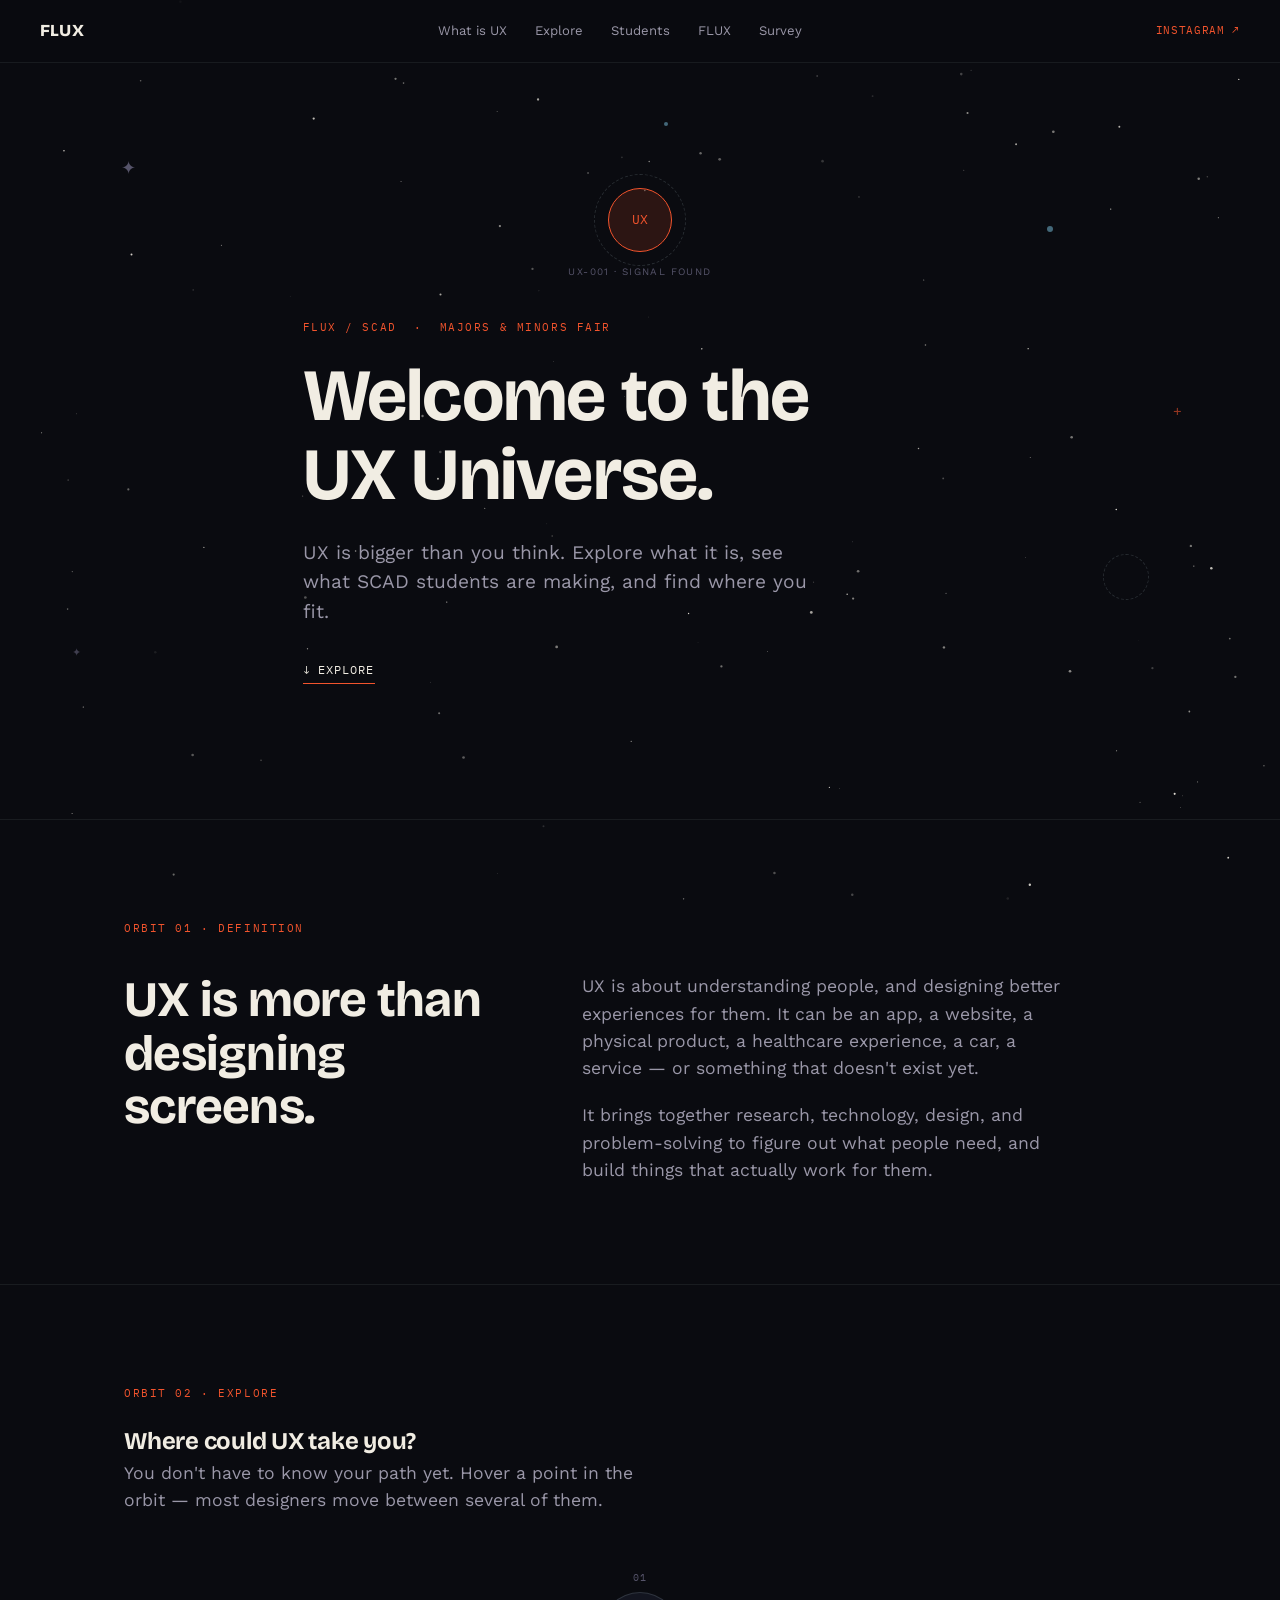
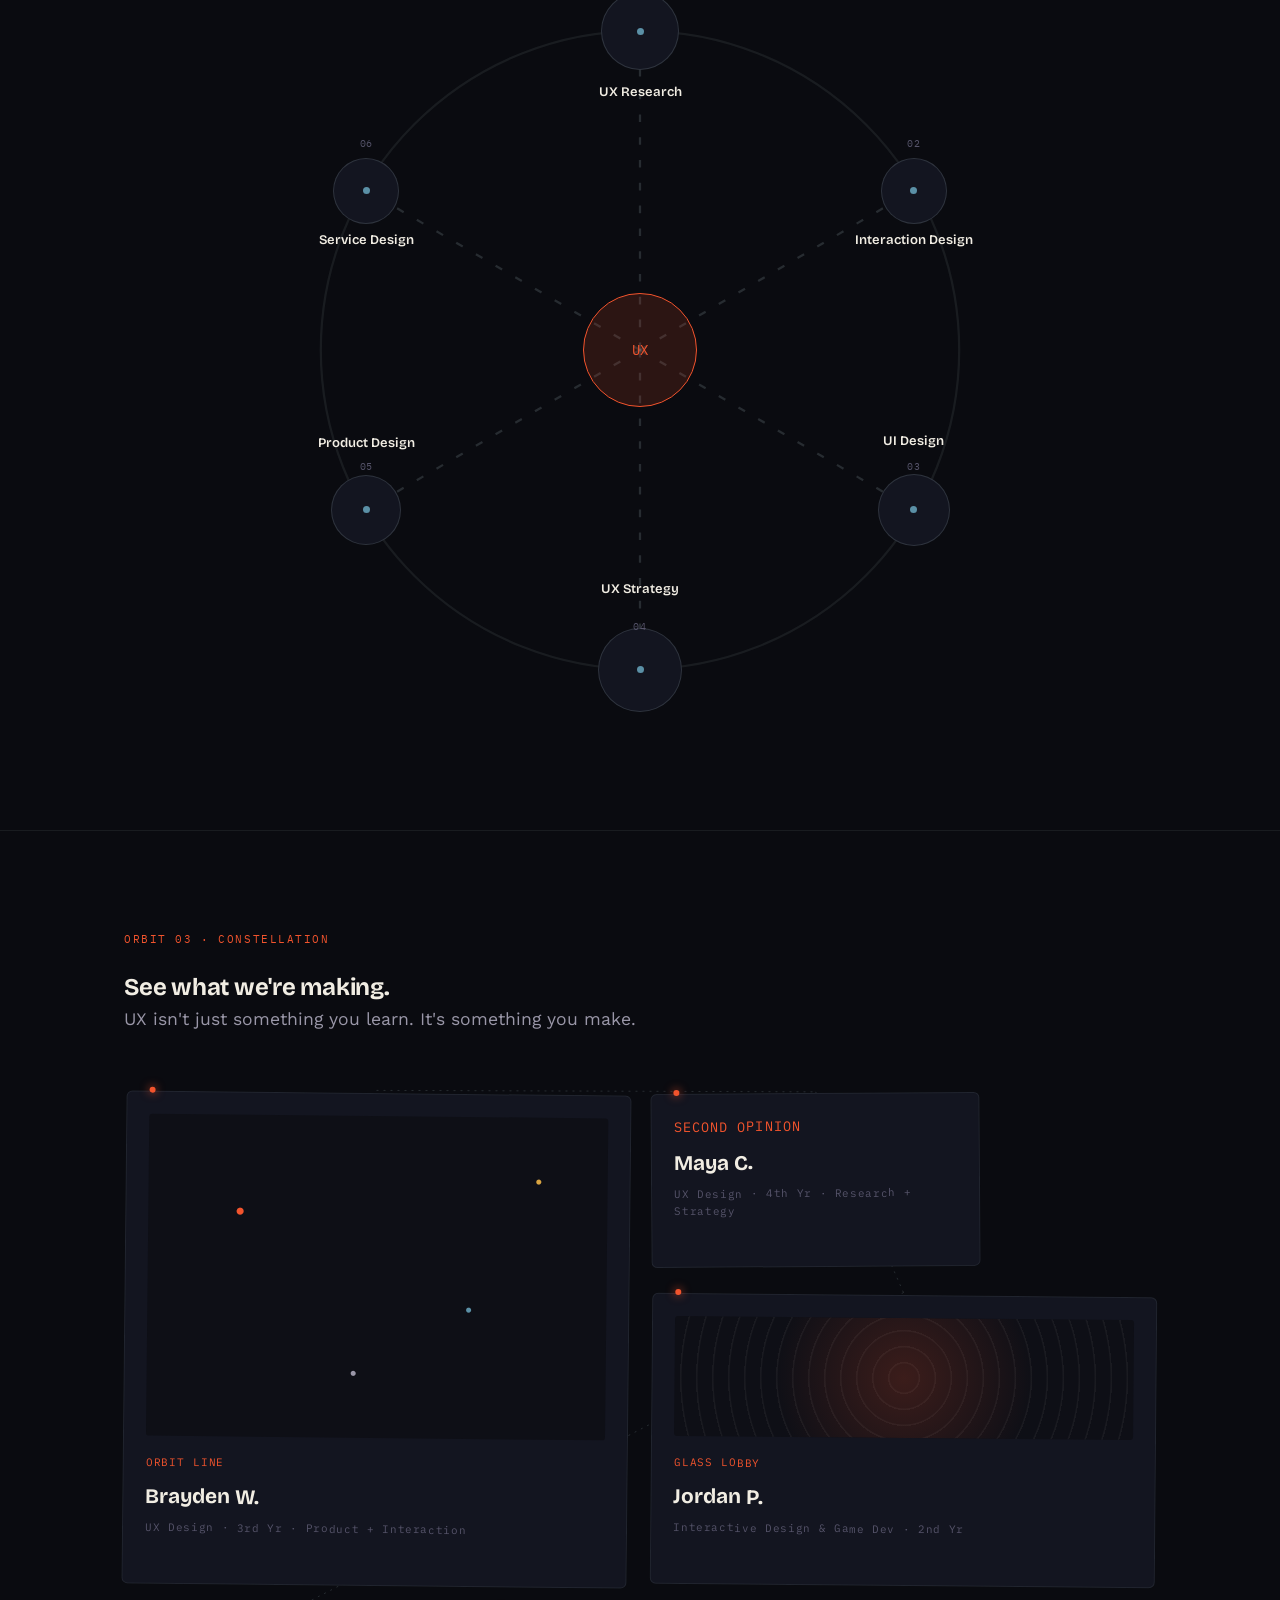
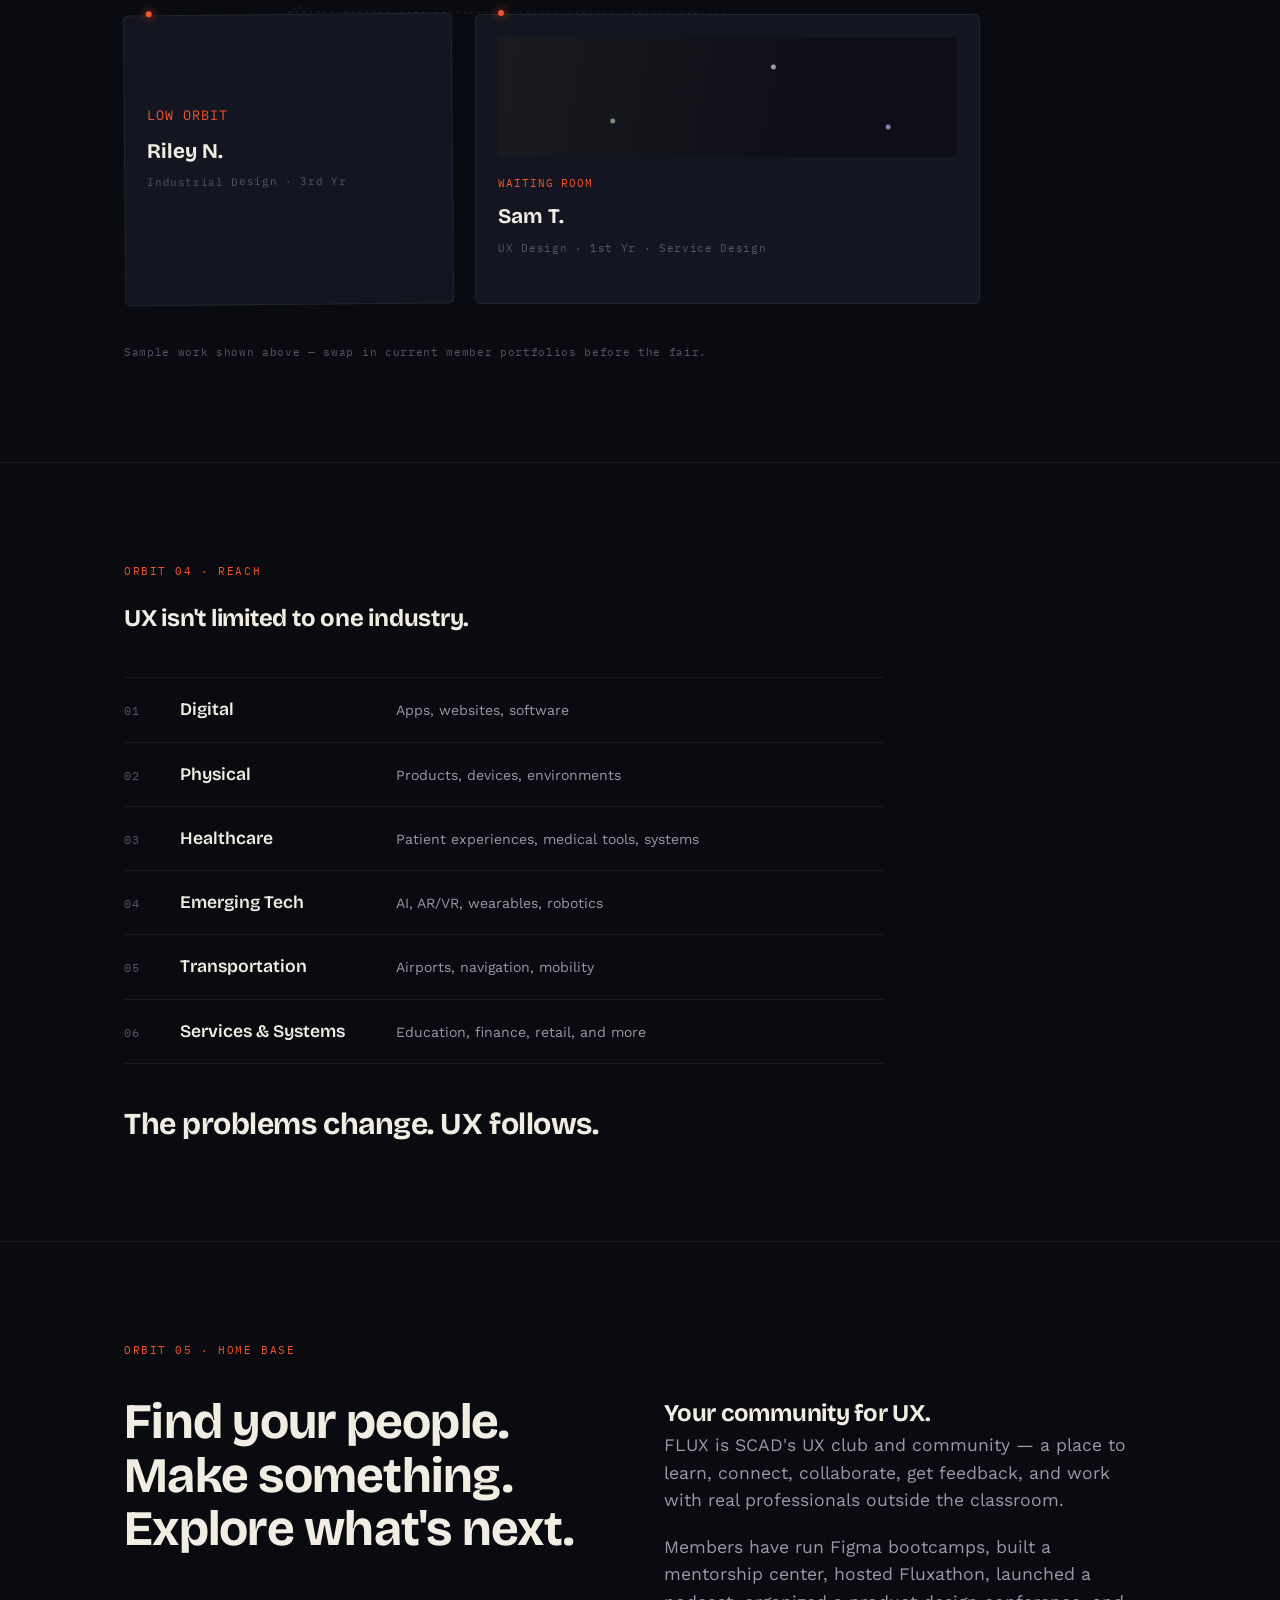
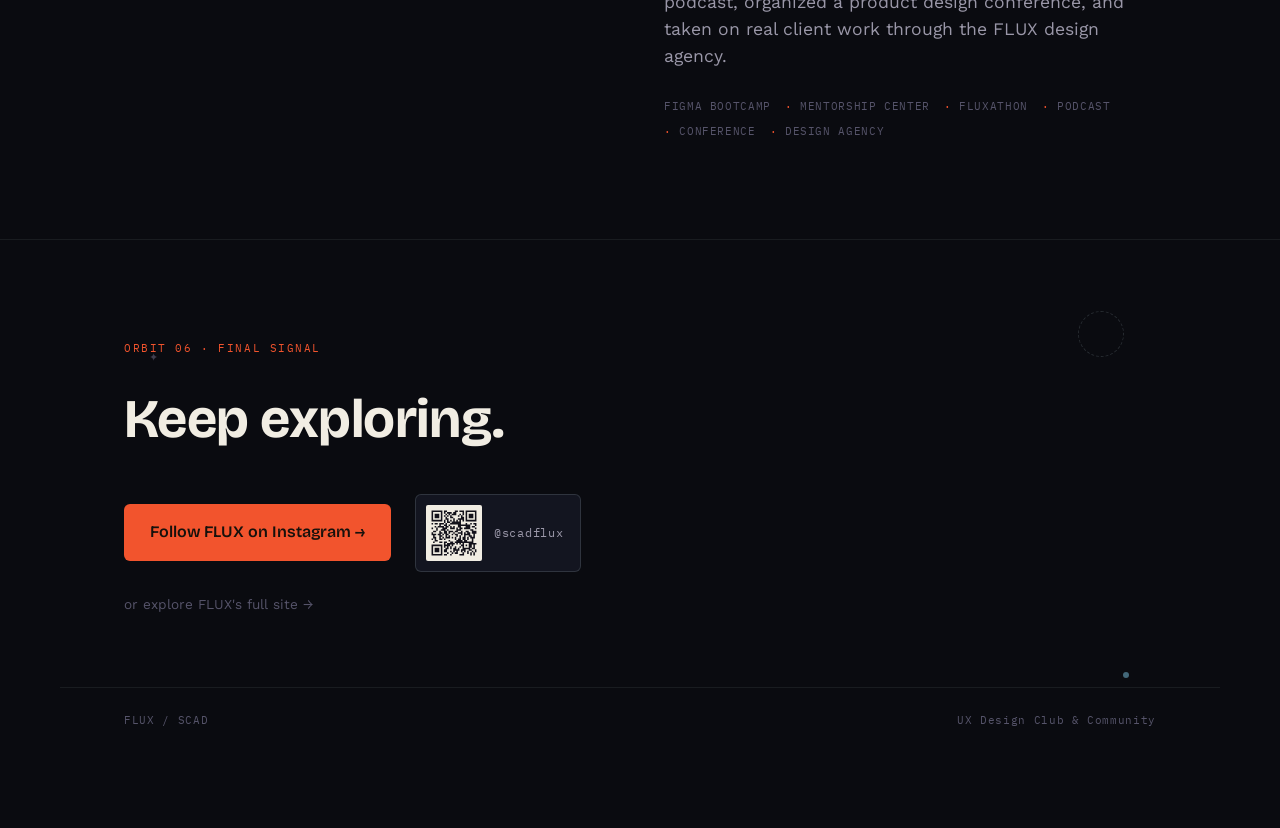
<file: index.html>
<!DOCTYPE html>
<html lang="en">
<head>
<meta charset="UTF-8" />
<meta name="viewport" content="width=device-width, initial-scale=1.0" />
<title>FLUX — The UX Universe | SCAD Majors &amp; Minors Fair</title>
<meta name="description" content="Welcome to the UX Universe. FLUX, SCAD's UX design club, invites you to explore what UX is, see what students are making, and find where you fit." />
<link rel="icon" href="data:,">
<link rel="preconnect" href="https://fonts.googleapis.com">
<link rel="preconnect" href="https://fonts.gstatic.com" crossorigin>
<link href="https://fonts.googleapis.com/css2?family=Bricolage+Grotesque:opsz,wght@12..96,400..800&family=Work+Sans:wght@400;500;600&family=IBM+Plex+Mono:wght@500&display=swap" rel="stylesheet">
<link rel="stylesheet" href="styles.css" />
</head>
<body>

<canvas id="starfield" aria-hidden="true"></canvas>

<header class="topbar">
  <a class="wordmark" href="#top">FLUX</a>
  <nav class="mainnav" aria-label="Primary">
    <a href="#what-is-ux">What is UX</a>
    <a href="#orbit">Explore</a>
    <a href="#students">Students</a>
    <a href="#flux">FLUX</a>
    <a href="survey.html">Survey</a>
  </nav>
  <a class="ig-link" href="https://www.instagram.com/scadflux/" target="_blank" rel="noopener">INSTAGRAM ↗</a>
</header>

<main id="top">

  <!-- HERO -->
  <section id="hero" class="section hero">
    <div class="hero-scatter" aria-hidden="true">
      <span class="mark mark-star" style="top:14%; left:10%;">✦</span>
      <span class="mark mark-dot" style="top:22%; left:82%;"></span>
      <span class="mark mark-ring" style="top:68%; left:88%;"></span>
      <span class="mark mark-star mark-small" style="top:78%; left:6%;">✦</span>
      <span class="mark mark-dot mark-small" style="top:8%; left:52%;"></span>
      <span class="mark mark-plus" style="top:46%; left:92%;">+</span>
    </div>

    <div class="hub" aria-hidden="true">
      <span class="hub-ring"></span>
      <span class="hub-core">UX</span>
    </div>
    <p class="coord" aria-hidden="true">UX-001 · SIGNAL FOUND</p>

    <div class="hero-copy">
      <p class="eyebrow mono">FLUX / SCAD &nbsp;·&nbsp; MAJORS &amp; MINORS FAIR</p>
      <h1>Welcome to the UX Universe.</h1>
      <p class="hero-sub">UX is bigger than you think. Explore what it is, see what SCAD students are making, and find where you fit.</p>
      <a href="#what-is-ux" class="explore-link" data-scroll>↓ EXPLORE</a>
    </div>
  </section>

  <!-- WHAT IS UX -->
  <section id="what-is-ux" class="section what-is-ux">
    <div class="section-inner">
      <p class="eyebrow mono" data-reveal>ORBIT 01 · DEFINITION</p>
      <div class="asym-grid">
        <p class="statement" data-reveal>UX is more than<br>designing screens.</p>
        <div class="asym-side">
          <p class="lede" data-reveal>UX is about understanding people, and designing better experiences for them. It can be an app, a website, a physical product, a healthcare experience, a car, a service — or something that doesn't exist yet.</p>
          <p class="lede lede-offset" data-reveal>It brings together research, technology, design, and problem-solving to figure out what people need, and build things that actually work for them.</p>
        </div>
      </div>
    </div>
  </section>

  <!-- FIND YOUR ORBIT -->
  <section id="orbit" class="section find-orbit">
    <div class="section-inner">
      <p class="eyebrow mono" data-reveal>ORBIT 02 · EXPLORE</p>
      <h2 data-reveal>Where could UX take you?</h2>
      <p class="lede lede-narrow" data-reveal>You don't have to know your path yet. Hover a point in the orbit — most designers move between several of them.</p>
    </div>

    <div class="orbit-system">
      <svg class="orbit-lines-svg" viewBox="0 0 100 100" preserveAspectRatio="none" aria-hidden="true">
        <circle cx="50" cy="50" r="42" class="orbit-ring-path" />
        <line x1="50" y1="50" x2="50" y2="8" />
        <line x1="50" y1="50" x2="86" y2="29" />
        <line x1="50" y1="50" x2="86" y2="71" />
        <line x1="50" y1="50" x2="50" y2="92" />
        <line x1="50" y1="50" x2="14" y2="71" />
        <line x1="50" y1="50" x2="14" y2="29" />
      </svg>

      <div class="orbit-hub">
        <span>UX</span>
      </div>

      <button class="node" data-flip="down" style="top:8%; left:50%; --size:78px;">
        <span class="node-dot"></span>
        <span class="node-tag mono">01</span>
        <span class="node-name">UX Research</span>
        <span class="node-info">Understand people, behaviors, needs, and problems.</span>
      </button>

      <button class="node" data-flip="down" style="top:29%; left:86%; --size:66px;">
        <span class="node-dot"></span>
        <span class="node-tag mono">02</span>
        <span class="node-name">Interaction Design</span>
        <span class="node-info">Design how people interact with products and experiences.</span>
      </button>

      <button class="node" data-flip="up" style="top:71%; left:86%; --size:72px;">
        <span class="node-dot"></span>
        <span class="node-tag mono">03</span>
        <span class="node-name">UI Design</span>
        <span class="node-info">Design digital interfaces and visual systems.</span>
      </button>

      <button class="node" data-flip="up" style="top:92%; left:50%; --size:84px;">
        <span class="node-dot"></span>
        <span class="node-tag mono">04</span>
        <span class="node-name">UX Strategy</span>
        <span class="node-info">Figure out what should be designed, and why.</span>
      </button>

      <button class="node" data-flip="up" style="top:71%; left:14%; --size:70px;">
        <span class="node-dot"></span>
        <span class="node-tag mono">05</span>
        <span class="node-name">Product Design</span>
        <span class="node-info">Bring research, interaction, visual design, and strategy together.</span>
      </button>

      <button class="node" data-flip="down" style="top:29%; left:14%; --size:66px;">
        <span class="node-dot"></span>
        <span class="node-tag mono">06</span>
        <span class="node-name">Service Design</span>
        <span class="node-info">Look at the entire experience, not just one screen.</span>
      </button>
    </div>

    <ul class="mobile-orbit-list section-inner">
      <li><span class="mono">01</span><div><strong>UX Research</strong><span class="desc">Understand people, behaviors, needs, and problems.</span></div></li>
      <li><span class="mono">02</span><div><strong>Interaction Design</strong><span class="desc">Design how people interact with products and experiences.</span></div></li>
      <li><span class="mono">03</span><div><strong>UI Design</strong><span class="desc">Design digital interfaces and visual systems.</span></div></li>
      <li><span class="mono">04</span><div><strong>UX Strategy</strong><span class="desc">Figure out what should be designed, and why.</span></div></li>
      <li><span class="mono">05</span><div><strong>Product Design</strong><span class="desc">Bring research, interaction, visual design, and strategy together.</span></div></li>
      <li><span class="mono">06</span><div><strong>Service Design</strong><span class="desc">Look at the entire experience, not just one screen.</span></div></li>
    </ul>
  </section>

  <!-- MEET SCAD UX STUDENTS -->
  <section id="students" class="section students">
    <div class="section-inner">
      <p class="eyebrow mono" data-reveal>ORBIT 03 · CONSTELLATION</p>
      <h2 data-reveal>See what we're making.</h2>
      <p class="lede lede-narrow" data-reveal>UX isn't just something you learn. It's something you make.</p>
    </div>

    <div class="constellation" id="constellation">
      <svg class="constellation-lines" aria-hidden="true"></svg>

      <article class="star-card size-lg" data-star>
        <div class="star-card-visual" data-pattern="1" aria-hidden="true"></div>
        <div class="star-card-body">
          <p class="star-project">ORBIT LINE</p>
          <p class="star-name">Brayden W.</p>
          <p class="star-meta mono">UX Design · 3rd Yr · Product + Interaction</p>
          <p class="star-desc">A wayfinding app that turns SCAD's campus into a constellation students can navigate by feel, not just by map.</p>
          <a href="https://scadflux.com/" class="star-link" target="_blank" rel="noopener">View portfolio →</a>
        </div>
      </article>

      <article class="star-card size-sm type-heavy" data-star>
        <div class="star-card-body">
          <p class="star-project">SECOND OPINION</p>
          <p class="star-name">Maya C.</p>
          <p class="star-meta mono">UX Design · 4th Yr · Research + Strategy</p>
          <p class="star-desc">Helping first-gen students find mentors before they realize they need one.</p>
          <a href="https://scadflux.com/" class="star-link" target="_blank" rel="noopener">View portfolio →</a>
        </div>
      </article>

      <article class="star-card size-md" data-star>
        <div class="star-card-visual" data-pattern="3" aria-hidden="true"></div>
        <div class="star-card-body">
          <p class="star-project">GLASS LOBBY</p>
          <p class="star-name">Jordan P.</p>
          <p class="star-meta mono">Interactive Design &amp; Game Dev · 2nd Yr</p>
          <p class="star-desc">An AR interface for museum lobbies that reacts to how close visitors stand to the art.</p>
          <a href="https://scadflux.com/" class="star-link" target="_blank" rel="noopener">View portfolio →</a>
        </div>
      </article>

      <article class="star-card size-sm type-heavy" data-star>
        <div class="star-card-body">
          <p class="star-project">LOW ORBIT</p>
          <p class="star-name">Riley N.</p>
          <p class="star-meta mono">Industrial Design · 3rd Yr</p>
          <p class="star-desc">A dorm kit redesigned around how students move through small spaces.</p>
          <a href="https://scadflux.com/" class="star-link" target="_blank" rel="noopener">View portfolio →</a>
        </div>
      </article>

      <article class="star-card size-md" data-star>
        <div class="star-card-visual" data-pattern="5" aria-hidden="true"></div>
        <div class="star-card-body">
          <p class="star-project">WAITING ROOM</p>
          <p class="star-name">Sam T.</p>
          <p class="star-meta mono">UX Design · 1st Yr · Service Design</p>
          <p class="star-desc">Redesigning student health services from the first call to the follow-up.</p>
          <a href="https://scadflux.com/" class="star-link" target="_blank" rel="noopener">View portfolio →</a>
        </div>
      </article>
    </div>
    <p class="students-note mono">Sample work shown above — swap in current member portfolios before the fair.</p>
  </section>

  <!-- UX GOES EVERYWHERE -->
  <section id="everywhere" class="section everywhere">
    <div class="section-inner">
      <p class="eyebrow mono" data-reveal>ORBIT 04 · REACH</p>
      <h2 data-reveal>UX isn't limited to one industry.</h2>

      <ul class="index-list">
        <li data-reveal><span class="mono">01</span><span class="index-name">Digital</span><span class="index-desc">Apps, websites, software</span></li>
        <li data-reveal><span class="mono">02</span><span class="index-name">Physical</span><span class="index-desc">Products, devices, environments</span></li>
        <li data-reveal><span class="mono">03</span><span class="index-name">Healthcare</span><span class="index-desc">Patient experiences, medical tools, systems</span></li>
        <li data-reveal><span class="mono">04</span><span class="index-name">Emerging Tech</span><span class="index-desc">AI, AR/VR, wearables, robotics</span></li>
        <li data-reveal><span class="mono">05</span><span class="index-name">Transportation</span><span class="index-desc">Airports, navigation, mobility</span></li>
        <li data-reveal><span class="mono">06</span><span class="index-name">Services &amp; Systems</span><span class="index-desc">Education, finance, retail, and more</span></li>
      </ul>

      <p class="statement statement-small" data-reveal>The problems change. UX follows.</p>
    </div>
  </section>

  <!-- MEET FLUX -->
  <section id="flux" class="section meet-flux">
    <div class="section-inner">
      <p class="eyebrow mono" data-reveal>ORBIT 05 · HOME BASE</p>
      <div class="asym-grid asym-grid-rev">
        <p class="statement" data-reveal>Find your people.<br>Make something.<br>Explore what's next.</p>
        <div class="asym-side">
          <h2 data-reveal>Your community for UX.</h2>
          <p class="lede" data-reveal>FLUX is SCAD's UX club and community — a place to learn, connect, collaborate, get feedback, and work with real professionals outside the classroom.</p>
          <p class="lede lede-offset" data-reveal>Members have run Figma bootcamps, built a mentorship center, hosted Fluxathon, launched a podcast, organized a product design conference, and taken on real client work through the FLUX design agency.</p>
          <div class="tag-row mono" data-reveal>
            <span>FIGMA BOOTCAMP</span><span>MENTORSHIP CENTER</span><span>FLUXATHON</span><span>PODCAST</span><span>CONFERENCE</span><span>DESIGN AGENCY</span>
          </div>
        </div>
      </div>
    </div>
  </section>

  <!-- FINAL CTA -->
  <section id="cta" class="section final-cta">
    <div class="hero-scatter" aria-hidden="true">
      <span class="mark mark-star mark-small" style="top:20%; left:12%;">✦</span>
      <span class="mark mark-dot" style="top:74%; left:88%;"></span>
      <span class="mark mark-ring" style="top:16%; left:86%;"></span>
    </div>
    <div class="section-inner cta-inner">
      <p class="eyebrow mono" data-reveal>ORBIT 06 · FINAL SIGNAL</p>
      <h2 data-reveal>Keep exploring.</h2>

      <div class="cta-row" data-reveal>
        <a href="https://www.instagram.com/scadflux/" class="btn-flare" target="_blank" rel="noopener">Follow FLUX on Instagram →</a>
        <div class="qr-chip">
          <img src="assets/qr-instagram.svg" alt="QR code linking to FLUX on Instagram" width="84" height="84" />
          <span class="mono">@scadflux</span>
        </div>
      </div>
      <a href="https://scadflux.com/" class="minor-link" target="_blank" rel="noopener">or explore FLUX's full site →</a>
    </div>

    <footer class="site-footer mono">
      <span>FLUX / SCAD</span>
      <span>UX Design Club &amp; Community</span>
    </footer>
  </section>

</main>

<script src="script.js"></script>
</body>
</html>
</file>
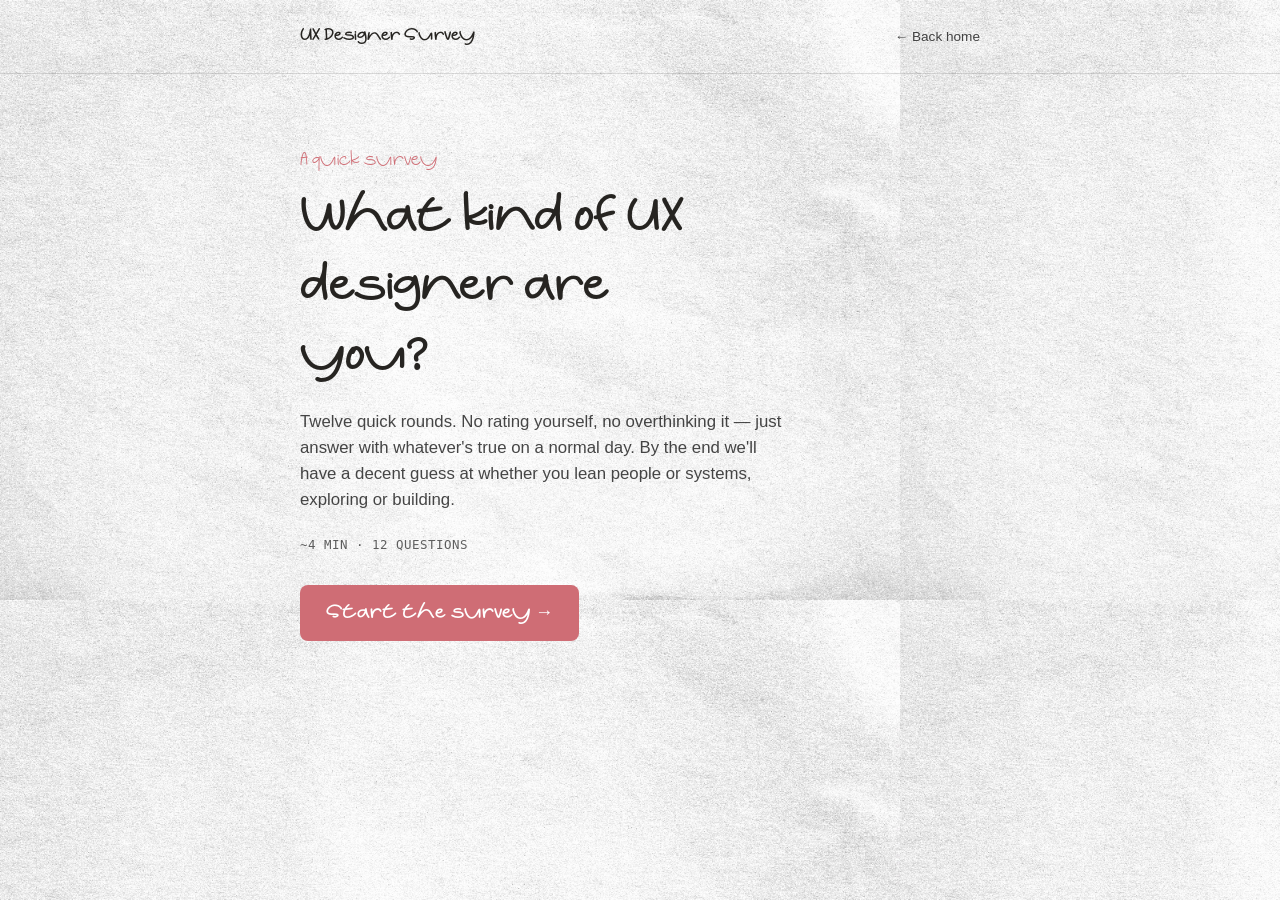
<file: survey.html>
<!DOCTYPE html>
<html lang="en">
<head>
<meta charset="UTF-8" />
<meta name="viewport" content="width=device-width, initial-scale=1.0" />
<title>What Kind of UX Designer Are You?</title>
<meta name="description" content="A quick, slightly random survey to help you find where you naturally land in UX — people or systems, exploring or building." />
<link rel="icon" href="data:,">
<link rel="stylesheet" href="survey.css" />
</head>
<body>

<header class="site-header">
  <div class="wrap">
    <span class="site-title">UX Designer Survey</span>
    <nav class="site-nav">
      <a href="index.html">← Back home</a>
    </nav>
  </div>
</header>

<main id="top">

  <!-- INTRO -->
  <section id="intro" class="intro-section">
    <div class="wrap">
      <p class="eyebrow">A quick survey</p>
      <h1>What kind of UX designer are you?</h1>
      <p class="lede">Twelve quick rounds. No rating yourself, no overthinking it — just answer with whatever's true on a normal day. By the end we'll have a decent guess at whether you lean people or systems, exploring or building.</p>
      <p class="intro-meta mono">~4 MIN · 12 QUESTIONS</p>
      <button class="btn-primary" id="start-btn" type="button">Start the survey →</button>
    </div>
  </section>

  <!-- QUIZ -->
  <section id="quiz-root" class="quiz-section" hidden>
    <div class="wrap">
      <div class="progress-track">
        <div class="progress-fill" id="progress-fill"></div>
      </div>
      <p class="progress-label mono" id="progress-label">QUESTION 1 OF 12</p>

      <div id="panel-host"></div>

      <div class="quiz-nav">
        <button class="btn-text nav-btn" id="nav-back" type="button">← Back</button>
        <button class="btn-primary nav-btn" id="nav-next" type="button">Next →</button>
      </div>
    </div>
  </section>

  <!-- RESULTS -->
  <section id="results" class="results-section" hidden>
    <div class="wrap">
      <p class="eyebrow">Your result</p>
      <h2 id="result-name">The Investigator</h2>
      <p class="result-tag mono" id="result-tag">PEOPLE + EXPLORE</p>
      <p class="lede" id="result-desc"></p>

      <div class="matrix-wrap">
        <svg id="matrix-plot" class="matrix-plot" viewBox="0 0 320 320" role="img" aria-labelledby="matrix-desc">
          <desc id="matrix-desc">A 2 by 2 grid plotting people versus systems on one axis and explore versus build on the other, with a mark showing where your answers land.</desc>

          <rect class="matrix-quad-rect" data-quad="advocate" x="40" y="40" width="120" height="120" />
          <rect class="matrix-quad-rect" data-quad="architect" x="160" y="40" width="120" height="120" />
          <rect class="matrix-quad-rect" data-quad="investigator" x="40" y="160" width="120" height="120" />
          <rect class="matrix-quad-rect" data-quad="analyst" x="160" y="160" width="120" height="120" />

          <line class="matrix-axis-line x-axis" x1="40" y1="160" x2="280" y2="160" />
          <line class="matrix-axis-line y-axis" x1="160" y1="40" x2="160" y2="280" />

          <text class="matrix-quad-label" data-quad="advocate" x="50" y="58">ADVOCATE</text>
          <text class="matrix-quad-label" data-quad="architect" x="270" y="58" text-anchor="end">ARCHITECT</text>
          <text class="matrix-quad-label" data-quad="investigator" x="50" y="272">INVESTIGATOR</text>
          <text class="matrix-quad-label" data-quad="analyst" x="270" y="272" text-anchor="end">ANALYST</text>

          <text class="matrix-axis-label x-label" x="8" y="164">PEOPLE</text>
          <text class="matrix-axis-label x-label" x="312" y="164" text-anchor="end">SYSTEMS</text>
          <text class="matrix-axis-label y-label" x="160" y="24" text-anchor="middle">BUILD</text>
          <text class="matrix-axis-label y-label" x="160" y="302" text-anchor="middle">EXPLORE</text>

          <line id="matrix-guide-x" class="matrix-guide" />
          <line id="matrix-guide-y" class="matrix-guide" />
          <circle id="matrix-mark" class="matrix-mark" cx="160" cy="160" r="8" />
        </svg>
      </div>

      <p class="paths-label mono">DESIGN PATHS WORTH A LOOK</p>
      <div class="tag-row" id="result-paths"></div>

      <div class="result-actions">
        <button class="btn-primary" id="retake-btn" type="button">Retake the survey</button>
      </div>
    </div>
  </section>

</main>

<script src="survey.js"></script>
</body>
</html>
</file>
<file: styles.css>
/* ===========================================================
   FLUX — UX Universe · Majors & Minors Fair microsite
   =========================================================== */

:root{
  --bg: #0a0b10;
  --raised: #131520;
  --ink: #f1ede3;
  --ink-dim: #9a97a8;
  --ink-faint: #56546a;
  --line: rgba(174,193,199,0.18);
  --line-soft: rgba(174,193,199,0.09);
  --flare: #f2542d;
  --flare-dim: rgba(242,84,45,0.15);
  --cool: #5b90a6;
  --mustard: #d9a441;
  --sage: #7a8f6e;
  --violet: #8a7fae;

  --font-display: "Bricolage Grotesque", "Helvetica Neue", Arial, sans-serif;
  --font-body: "Work Sans", "Helvetica Neue", Arial, sans-serif;
  --font-mono: "IBM Plex Mono", ui-monospace, "SFMono-Regular", Menlo, monospace;

  --max: 1160px;
  --pad: clamp(20px, 5vw, 64px);
}

*{ box-sizing: border-box; }
html{ scroll-behavior: smooth; }

body{
  margin: 0;
  background: var(--bg);
  color: var(--ink);
  font-family: var(--font-body);
  font-size: 16px;
  line-height: 1.55;
  -webkit-font-smoothing: antialiased;
  overflow-x: hidden;
}

@media (prefers-reduced-motion: reduce){
  html{ scroll-behavior: auto; }
  *{ animation-duration: 0.001ms !important; animation-iteration-count: 1 !important; transition-duration: 0.001ms !important; }
}

h1,h2{
  font-family: var(--font-display);
  font-weight: 700;
  margin: 0;
  letter-spacing: -0.01em;
  text-wrap: balance;
}

p{ margin: 0; }
a{ color: inherit; text-decoration: none; }
ul{ margin: 0; padding: 0; list-style: none; }

button{
  font: inherit;
  color: inherit;
  background: none;
  border: none;
  cursor: pointer;
  padding: 0;
}

.mono{
  font-family: var(--font-mono);
  letter-spacing: 0.06em;
}

/* ---------- starfield ---------- */
#starfield{
  position: fixed;
  inset: 0;
  width: 100%;
  height: 100%;
  z-index: 0;
  pointer-events: none;
}

/* ---------- layout helpers ---------- */
main{ position: relative; z-index: 1; }

.section{
  position: relative;
  padding: clamp(56px, 8vw, 100px) 0;
  border-top: 1px solid var(--line-soft);
  scroll-margin-top: 68px;
}

.section-inner{
  max-width: var(--max);
  margin: 0 auto;
  padding: 0 var(--pad);
  position: relative;
  z-index: 2;
}

.eyebrow{
  font-size: 0.7rem;
  letter-spacing: 0.14em;
  text-transform: uppercase;
  color: var(--flare);
  margin-bottom: 20px;
  display: block;
}

.lede{
  font-size: clamp(1rem, 1.5vw, 1.1rem);
  color: var(--ink-dim);
  max-width: 44ch;
}
.lede-narrow{ max-width: 50ch; }
.lede-offset{ margin-top: 20px; }

/* asymmetric two-column used by What-is-UX and Meet FLUX */
.asym-grid{
  display: grid;
  grid-template-columns: 5fr 7fr;
  gap: 48px;
  margin-top: 36px;
  align-items: start;
}
.asym-grid-rev{ grid-template-columns: 6fr 6fr; }
.asym-side{ padding-top: 0; }

@media (max-width: 780px){
  .asym-grid, .asym-grid-rev{ grid-template-columns: 1fr; gap: 28px; }
}

.statement{
  font-family: var(--font-display);
  font-weight: 700;
  font-size: clamp(1.9rem, 4vw, 3.1rem);
  line-height: 1.08;
  letter-spacing: -0.015em;
  text-wrap: balance;
}
.statement-small{
  font-size: clamp(1.4rem, 2.6vw, 1.9rem);
  margin-top: 44px;
  max-width: 30ch;
}

.tag-row{
  display: flex;
  flex-wrap: wrap;
  gap: 8px 14px;
  margin-top: 28px;
  font-size: 0.66rem;
  color: var(--ink-faint);
}
.tag-row span::before{ content: "· "; color: var(--flare); }
.tag-row span:first-child::before{ content: ""; }

/* ---------- reveal-on-scroll (used sparingly) ---------- */
[data-reveal]{
  opacity: 0;
  transform: translateY(10px);
  transition: opacity 0.6s ease, transform 0.6s ease;
}
[data-reveal].in-view{ opacity: 1; transform: translateY(0); }

/* ---------- nav ---------- */
.topbar{
  position: sticky;
  top: 0;
  z-index: 50;
  display: flex;
  align-items: center;
  justify-content: space-between;
  gap: 20px;
  padding: 18px clamp(20px, 5vw, 40px);
  background: rgba(10,11,16,0.86);
  backdrop-filter: blur(8px);
  border-bottom: 1px solid var(--line-soft);
}

.wordmark{
  font-family: var(--font-display);
  font-weight: 800;
  font-size: 1.05rem;
  letter-spacing: 0.01em;
}

.mainnav{
  display: none;
  gap: 28px;
  font-size: 0.82rem;
  color: var(--ink-dim);
}
.mainnav a{ transition: color 0.2s ease; }
.mainnav a:hover{ color: var(--ink); }
@media (min-width: 760px){ .mainnav{ display: flex; } }

.ig-link{
  font-family: var(--font-mono);
  font-size: 0.7rem;
  letter-spacing: 0.06em;
  color: var(--flare);
  white-space: nowrap;
}

/* ---------- scatter marks (hero + cta) ---------- */
.hero-scatter{
  position: absolute;
  inset: 0;
  overflow: hidden;
  pointer-events: none;
  z-index: 1;
}
.mark{
  position: absolute;
  color: var(--ink-faint);
  font-size: 1.1rem;
  transform: translate(-50%, -50%);
}
.mark-small{ font-size: 0.7rem; opacity: 0.7; }
.mark-dot{
  width: 6px; height: 6px;
  border-radius: 50%;
  background: var(--cool);
  opacity: 0.7;
}
.mark-dot.mark-small{ width: 4px; height: 4px; }
.mark-ring{
  width: 46px; height: 46px;
  border-radius: 50%;
  border: 1px dashed var(--line);
}
.mark-plus{
  color: var(--flare);
  opacity: 0.6;
  font-size: 0.9rem;
}
.mark-star{ animation: twinkle 4.5s ease-in-out infinite; }
@keyframes twinkle{
  0%, 100%{ opacity: 0.9; }
  50%{ opacity: 0.35; }
}

/* ---------- hub (hero) ---------- */
.hub{
  position: relative;
  width: 64px; height: 64px;
  margin: 0 auto;
  z-index: 2;
}
.hub-ring{
  position: absolute; inset: -14px;
  border: 1px dashed var(--line);
  border-radius: 50%;
  animation: spin 60s linear infinite;
}
.hub-core{
  position: absolute; inset: 0;
  border-radius: 50%;
  background: var(--flare-dim);
  border: 1px solid var(--flare);
  display: flex;
  align-items: center;
  justify-content: center;
  font-family: var(--font-mono);
  font-size: 0.8rem;
  color: var(--flare);
}
@keyframes spin{ to{ transform: rotate(360deg); } }

.coord{
  text-align: center;
  font-size: 0.62rem;
  letter-spacing: 0.14em;
  color: var(--ink-faint);
  margin-top: 12px;
  position: relative;
  z-index: 2;
}

/* ---------- hero ---------- */
.hero{
  min-height: 84vh;
  display: flex;
  flex-direction: column;
  justify-content: center;
  padding-top: clamp(60px, 8vw, 90px);
  border-top: none;
}

.hero-copy{
  position: relative;
  z-index: 2;
  max-width: 900px;
  margin: 40px auto 0;
  padding: 0 var(--pad);
  text-align: left;
}

.hero h1{
  font-size: clamp(2.4rem, 6vw, 4.6rem);
  line-height: 1.08;
  margin: 18px 0 22px;
  max-width: 15ch;
}

.hero-sub{
  font-size: clamp(1rem, 1.8vw, 1.2rem);
  color: var(--ink-dim);
  max-width: 44ch;
  margin-bottom: 30px;
}

.explore-link{
  display: inline-block;
  font-family: var(--font-mono);
  font-size: 0.78rem;
  letter-spacing: 0.08em;
  color: var(--ink);
  border-bottom: 1px solid var(--flare);
  padding-bottom: 4px;
  transition: color 0.2s ease, border-color 0.2s ease;
}
.explore-link:hover{ color: var(--flare); }

/* ---------- find your orbit (radial) ---------- */
.orbit-system{
  position: relative;
  max-width: 760px;
  aspect-ratio: 1 / 1;
  margin: 56px auto 0;
}

.orbit-lines-svg{
  position: absolute;
  inset: 0;
  width: 100%;
  height: 100%;
}
.orbit-lines-svg line{
  stroke: var(--line);
  stroke-width: 0.3;
  stroke-dasharray: 1 2;
}
.orbit-ring-path{
  fill: none;
  stroke: var(--line-soft);
  stroke-width: 0.3;
}

.orbit-hub{
  position: absolute;
  top: 50%; left: 50%;
  transform: translate(-50%, -50%);
  width: 15%;
  aspect-ratio: 1/1;
  border-radius: 50%;
  background: var(--flare-dim);
  border: 1px solid var(--flare);
  display: flex;
  align-items: center;
  justify-content: center;
  font-family: var(--font-mono);
  color: var(--flare);
  font-size: 0.85rem;
  z-index: 2;
}

.node{
  position: absolute;
  transform: translate(-50%, -50%);
  width: var(--size, 70px);
  aspect-ratio: 1/1;
  border-radius: 50%;
  background: var(--raised);
  border: 1px solid var(--line);
  display: flex;
  align-items: center;
  justify-content: center;
  z-index: 3;
  transition: border-color 0.25s ease, transform 0.25s ease, background 0.25s ease;
}
.node-dot{
  width: 7px; height: 7px;
  border-radius: 50%;
  background: var(--cool);
}
.node:hover, .node:focus-visible, .node.is-open{
  border-color: var(--flare);
  background: var(--flare-dim);
  transform: translate(-50%, -50%) scale(1.08);
}
.node:hover .node-dot, .node:focus-visible .node-dot, .node.is-open .node-dot{
  background: var(--flare);
}

.node-tag{
  position: absolute;
  top: -22px;
  font-size: 0.6rem;
  color: var(--ink-faint);
  white-space: nowrap;
}

.node-name{
  position: absolute;
  bottom: calc(-1 * var(--size, 70px) * 0.42);
  left: 50%;
  transform: translateX(-50%);
  width: max-content;
  max-width: 150px;
  text-align: center;
  font-family: var(--font-display);
  font-weight: 600;
  font-size: 0.82rem;
  color: var(--ink);
}
.node[data-flip="up"] .node-name{
  bottom: auto;
  top: calc(-1 * var(--size, 70px) * 0.42 - 14px);
}
.node[data-flip="up"] .node-tag{
  top: auto;
  bottom: calc(var(--size, 70px) * 0.5 + 34px);
}

.node-info{
  position: absolute;
  top: calc(100% + 30px);
  left: 50%;
  transform: translateX(-50%) translateY(-6px);
  width: 190px;
  background: var(--raised);
  border: 1px solid var(--line);
  border-radius: 4px;
  padding: 12px 14px;
  font-size: 0.8rem;
  color: var(--ink-dim);
  opacity: 0;
  pointer-events: none;
  transition: opacity 0.25s ease, transform 0.25s ease;
  z-index: 4;
}
.node[data-flip="up"] .node-info{
  top: auto;
  bottom: calc(100% + 30px);
}
.node:hover .node-info, .node:focus-visible .node-info, .node.is-open .node-info{
  opacity: 1;
  transform: translateX(-50%) translateY(0);
}

.mobile-orbit-list{ display: none; margin-top: 40px; }
@media (max-width: 720px){
  .orbit-system{ display: none; }
  .mobile-orbit-list{ display: block; }
}
.mobile-orbit-list li{
  display: flex;
  align-items: baseline;
  gap: 14px;
  padding: 16px 0;
  border-top: 1px solid var(--line-soft);
}
.mobile-orbit-list li:last-child{ border-bottom: 1px solid var(--line-soft); }
.mobile-orbit-list .mono{ color: var(--flare); font-size: 0.7rem; }
.mobile-orbit-list strong{ font-family: var(--font-display); display: block; font-size: 1rem; margin-bottom: 4px; }
.mobile-orbit-list span.desc{ color: var(--ink-dim); font-size: 0.85rem; }

/* ---------- students / constellation ---------- */
.constellation{
  position: relative;
  max-width: var(--max);
  margin: 20px auto 0;
  padding: 40px var(--pad) 10px;
  display: grid;
  grid-template-columns: repeat(6, 1fr);
  grid-auto-flow: dense;
  gap: 28px 22px;
}
@media (max-width: 900px){
  .constellation{ grid-template-columns: repeat(2, 1fr); }
  .size-lg, .size-md, .size-sm{ grid-column: span 2 !important; }
}
@media (max-width: 560px){
  .constellation{ grid-template-columns: 1fr; gap: 24px; }
}

.constellation-lines{
  position: absolute; inset: 0;
  width: 100%; height: 100%;
  pointer-events: none;
  z-index: 0;
}
.constellation-lines line{
  stroke: var(--line);
  stroke-width: 1;
  stroke-dasharray: 2 5;
}

.size-lg{ grid-column: span 3; grid-row: span 2; }
.size-md{ grid-column: span 3; }
.size-sm{ grid-column: span 2; }

.star-card{
  --tilt: 0deg;
  position: relative;
  z-index: 1;
  background: var(--raised);
  border: 1px solid var(--line-soft);
  border-radius: 6px;
  padding: 22px;
  transform: rotate(var(--tilt));
  transition: border-color 0.3s ease, transform 0.3s ease;
  display: flex;
  flex-direction: column;
}
.star-card:nth-child(2){ --tilt: 0.6deg; }
.star-card:nth-child(3){ --tilt: -0.4deg; }
.star-card:nth-child(4){ --tilt: 0.5deg; }
.star-card:nth-child(5){ --tilt: -0.5deg; }

.star-card::before{
  content: "";
  position: absolute;
  top: -5px; left: 22px;
  width: 6px; height: 6px;
  border-radius: 50%;
  background: var(--flare);
  box-shadow: 0 0 8px 1px rgba(242,84,45,0.55);
}

.star-card:hover, .star-card:focus-within, .star-card.is-open{
  border-color: var(--flare);
  transform: rotate(0deg) translateY(-4px);
}

.star-card-visual{
  width: 100%;
  flex: 1;
  min-height: 120px;
  border-radius: 3px;
  margin-bottom: 18px;
  background-color: #0e0f16;
  position: relative;
  overflow: hidden;
}
.star-card-visual::before{ content: ""; position: absolute; inset: 0; }
.star-card-visual[data-pattern="1"]::before{ background:
  radial-gradient(circle at 20% 30%, var(--flare) 0 3px, transparent 4px),
  radial-gradient(circle at 70% 60%, var(--cool) 0 2px, transparent 3px),
  radial-gradient(circle at 45% 80%, var(--ink-dim) 0 2px, transparent 3px),
  radial-gradient(circle at 85% 20%, var(--mustard) 0 2px, transparent 3px); }
.star-card-visual[data-pattern="3"]::before{ background:
  radial-gradient(circle at 50% 50%, rgba(242,84,45,0.2), transparent 55%),
  repeating-radial-gradient(circle at 50% 50%, transparent 0 14px, rgba(241,237,227,0.05) 15px 16px); }
.star-card-visual[data-pattern="5"]::before{ background:
  radial-gradient(circle at 25% 70%, var(--sage) 0 2px, transparent 3px),
  radial-gradient(circle at 60% 25%, var(--ink-dim) 0 2px, transparent 3px),
  radial-gradient(circle at 85% 75%, var(--violet) 0 2px, transparent 3px),
  linear-gradient(100deg, rgba(241,237,227,0.05), transparent 70%); }

.type-heavy{ justify-content: center; }
.type-heavy .star-project{ font-size: 0.85rem; }

.star-project{
  font-family: var(--font-mono);
  font-size: 0.68rem;
  letter-spacing: 0.08em;
  color: var(--flare);
  margin-bottom: 10px;
}
.star-name{
  font-family: var(--font-display);
  font-weight: 700;
  font-size: 1.3rem;
}
.star-meta{
  color: var(--ink-faint);
  font-size: 0.68rem;
  margin-top: 6px;
}

.star-desc, .star-link{
  overflow: hidden;
  max-height: 0;
  opacity: 0;
  transition: max-height 0.35s ease, opacity 0.35s ease, margin 0.35s ease;
}
.star-desc{ color: var(--ink-dim); font-size: 0.88rem; margin-top: 0; }
.star-link{
  display: inline-block;
  margin-top: 0;
  font-size: 0.82rem;
  color: var(--flare);
}
.star-card:hover .star-desc, .star-card:focus-within .star-desc, .star-card.is-open .star-desc{
  max-height: 140px; opacity: 1; margin-top: 10px;
}
.star-card:hover .star-link, .star-card:focus-within .star-link, .star-card.is-open .star-link{
  max-height: 30px; opacity: 1; margin-top: 14px;
}
@media (hover: none){
  .star-desc{ max-height: 140px; opacity: 1; margin-top: 10px; }
  .star-link{ max-height: 30px; opacity: 1; margin-top: 14px; }
}

.students-note{
  text-align: left;
  color: var(--ink-faint);
  font-size: 0.7rem;
  max-width: var(--max);
  margin: 30px auto 0;
  padding: 0 var(--pad);
}

/* ---------- everywhere / index list ---------- */
.index-list{
  margin-top: 40px;
  max-width: 760px;
}
.index-list li{
  display: grid;
  grid-template-columns: 40px 200px 1fr;
  align-items: baseline;
  gap: 16px;
  padding: 18px 0;
  border-top: 1px solid var(--line-soft);
  transition: padding-left 0.25s ease;
}
.index-list li:last-child{ border-bottom: 1px solid var(--line-soft); }
.index-list li:hover{ padding-left: 10px; }
.index-list li:hover .index-name{ color: var(--flare); }
.index-list .mono{ color: var(--ink-faint); font-size: 0.72rem; }
.index-name{
  font-family: var(--font-display);
  font-weight: 600;
  font-size: 1.1rem;
  transition: color 0.25s ease;
}
.index-desc{ color: var(--ink-dim); font-size: 0.88rem; }

@media (max-width: 620px){
  .index-list li{ grid-template-columns: 28px 1fr; row-gap: 4px; }
  .index-desc{ grid-column: 2; }
}

/* ---------- final cta ---------- */
.final-cta{ text-align: left; }
.cta-inner h2{ font-size: clamp(2rem, 5vw, 3.4rem); margin-bottom: 32px; }

.cta-row{
  display: flex;
  flex-wrap: wrap;
  align-items: center;
  gap: 24px;
}

.btn-flare{
  display: inline-flex;
  align-items: center;
  gap: 8px;
  font-family: var(--font-display);
  font-weight: 600;
  font-size: 1rem;
  padding: 16px 26px;
  border-radius: 6px;
  background: var(--flare);
  color: #16110c;
  transition: transform 0.2s ease, background 0.2s ease;
}
.btn-flare:hover{ transform: translateY(-2px); background: #ff6a45; }

.qr-chip{
  display: inline-flex;
  align-items: center;
  gap: 12px;
  background: var(--raised);
  border: 1px solid var(--line);
  border-radius: 6px;
  padding: 10px 16px 10px 10px;
}
.qr-chip img{ display: block; width: 56px; height: 56px; background: var(--ink); border-radius: 2px; padding: 4px; }
.qr-chip .mono{ font-size: 0.78rem; color: var(--ink-dim); }

.minor-link{
  display: inline-block;
  margin-top: 22px;
  font-size: 0.85rem;
  color: var(--ink-faint);
  border-bottom: 1px solid transparent;
  transition: color 0.2s ease, border-color 0.2s ease;
}
.minor-link:hover{ color: var(--ink); border-color: var(--line); }

.site-footer{
  margin-top: 70px;
  padding: 24px var(--pad) 0;
  display: flex;
  justify-content: space-between;
  max-width: var(--max);
  margin-left: auto;
  margin-right: auto;
  font-size: 0.68rem;
  color: var(--ink-faint);
  border-top: 1px solid var(--line-soft);
  padding-top: 24px;
}

@media (max-width: 480px){
  .site-footer{ flex-direction: column; gap: 6px; }
  .cta-row{ gap: 16px; }
}
</file>
<file: survey.css>
/* ===========================================================
   Survey — "What Kind of UX Designer Are You?"
   Hand-drawn notebook theme.
   =========================================================== */

@font-face{
  font-family: "Some Notes";
  src: url("assets/fonts/SomeNotes-Regular.otf") format("opentype");
  font-weight: 400;
  font-style: normal;
  font-display: swap;
}
@font-face{
  font-family: "Some Notes";
  src: url("assets/fonts/SomeNotes-Bold.otf") format("opentype");
  font-weight: 700;
  font-style: normal;
  font-display: swap;
}

:root{
  --bg: #f4f3f0;
  --card: #ffffff;
  --ink: #262421;
  --ink-dim: rgba(0,0,0,0.72);
  --ink-faint: rgba(0,0,0,0.62);
  --line: rgba(0,0,0,0.12);
  --accent: #cf6d75;
  --accent-strong: #b85961;
  --accent-dim: rgba(207,109,117,0.16);
  --accent-2: #3b59a9;
  --accent-2-dim: rgba(59,89,169,0.14);

  --font-display: "Some Notes", "Segoe UI", cursive;
  --font-body: -apple-system, "Segoe UI", "Helvetica Neue", Arial, sans-serif;
  --font-mono: "SFMono-Regular", ui-monospace, Menlo, Consolas, monospace;

  --max: 720px;
}

*{ box-sizing: border-box; }

body{
  margin: 0;
  background-color: var(--bg);
  background-image: url("assets/textures/paper-bg.jpg");
  background-repeat: repeat;
  background-size: 900px auto;
  color: var(--ink);
  font-family: var(--font-body);
  font-size: 16px;
  line-height: 1.55;
  -webkit-font-smoothing: antialiased;
}

h1, h2{
  font-family: var(--font-display);
  font-weight: 700;
  margin: 0;
  letter-spacing: -0.01em;
}

p{ margin: 0; }
button{
  font: inherit;
  color: inherit;
  background: none;
  border: none;
  cursor: pointer;
  padding: 0;
}

.mono{
  font-family: var(--font-mono);
  letter-spacing: 0.04em;
}

.wrap{
  max-width: var(--max);
  margin: 0 auto;
  padding: 0 20px;
}

.site-header{
  padding: 24px 20px;
  border-bottom: 1px solid var(--line);
}
.site-header .wrap{
  display: flex;
  align-items: center;
  justify-content: space-between;
}
.site-title{
  font-family: var(--font-display);
  font-weight: 700;
  font-size: 1rem;
}
.site-nav a{
  font-size: 0.85rem;
  color: var(--ink-dim);
  text-decoration: none;
}
.site-nav a:hover{ color: var(--ink); }

.eyebrow{
  font-family: var(--font-display);
  font-size: 1.1rem;
  color: var(--accent);
  margin-bottom: 10px;
  display: block;
}

.lede{
  font-size: 1.05rem;
  color: var(--ink-dim);
  max-width: 52ch;
}

.btn-primary{
  display: inline-flex;
  align-items: center;
  gap: 8px;
  font-family: var(--font-display);
  font-weight: 700;
  font-size: 1.15rem;
  padding: 14px 26px;
  border-radius: 8px;
  background: var(--accent);
  color: #fff;
  transition: background 0.2s ease, transform 0.2s ease;
}
.btn-primary:hover{ background: var(--accent-strong); transform: translateY(-1px); }
.btn-primary:disabled{ opacity: 0.4; cursor: not-allowed; transform: none; }

.btn-text{
  font-size: 0.92rem;
  color: var(--ink-dim);
  border-bottom: 1px solid transparent;
  transition: color 0.2s ease, border-color 0.2s ease;
}
.btn-text:hover{ color: var(--ink); border-color: var(--line); }
.btn-text:disabled{ opacity: 0.35; cursor: not-allowed; }

/* ---------- intro ---------- */
.intro-section{
  padding: 72px 0 60px;
}
.intro-section h1{
  font-size: clamp(1.9rem, 4.5vw, 2.8rem);
  margin: 10px 0 18px;
  max-width: 18ch;
}
.intro-meta{
  margin: 22px 0 30px;
  font-size: 0.78rem;
  color: var(--ink-faint);
}

/* ---------- progress ---------- */
.quiz-section{ padding: 48px 0 80px; }

.progress-track{
  height: 4px;
  background: var(--line);
  border-radius: 2px;
  overflow: hidden;
}
.progress-fill{
  height: 100%;
  background: var(--accent);
  width: 8%;
  transition: width 0.3s ease;
}
.progress-label{
  margin-top: 12px;
  font-size: 0.7rem;
  color: var(--ink-faint);
}

/* ---------- question panel ---------- */
.q-panel{
  margin-top: 30px;
  min-height: 300px;
}
.q-eyebrow{ margin-bottom: 12px; }
.q-title{
  font-family: var(--font-body);
  font-weight: 600;
  font-size: clamp(1.2rem, 2.4vw, 1.5rem);
  line-height: 1.4;
  max-width: 32ch;
}
.q-note{
  margin-top: 10px;
  font-size: 0.78rem;
  color: var(--ink-faint);
}

/* ---------- option chips (multi + single) ---------- */
.option-grid{
  display: flex;
  flex-wrap: wrap;
  gap: 10px;
  margin-top: 24px;
}
.select-counter{
  width: 100%;
  order: 99;
  font-size: 0.72rem;
  color: var(--ink-faint);
  margin-top: 4px;
}

.option-chip{
  font-family: var(--font-body);
  font-weight: 500;
  font-size: 0.98rem;
  color: var(--ink);
  background: var(--card);
  border: 1px solid var(--line);
  border-radius: 24px;
  padding: 11px 20px;
  transition: border-color 0.2s ease, background 0.2s ease, color 0.2s ease, opacity 0.2s ease;
}
.option-chip:hover:not(:disabled){ border-color: var(--accent); }
.option-chip.is-selected{
  border-color: var(--accent);
  background: var(--accent-dim);
  color: var(--accent);
}
.option-chip:disabled{
  opacity: 0.35;
  cursor: not-allowed;
}

/* ---------- rank list ---------- */
.rank-list{
  margin-top: 24px;
  display: flex;
  flex-direction: column;
  gap: 8px;
}
.rank-item{
  display: flex;
  align-items: center;
  gap: 16px;
  background: var(--card);
  border: 1px solid var(--line);
  border-radius: 8px;
  padding: 12px 16px;
}
.rank-badge{
  color: var(--accent);
  font-size: 0.72rem;
  width: 22px;
  flex-shrink: 0;
}
.rank-label{
  flex: 1;
  font-family: var(--font-body);
  font-weight: 500;
  font-size: 0.98rem;
}
.rank-btns{
  display: flex;
  gap: 6px;
  flex-shrink: 0;
}
.rank-btn{
  width: 30px;
  height: 30px;
  display: flex;
  align-items: center;
  justify-content: center;
  border: 1px solid var(--line);
  border-radius: 6px;
  color: var(--ink-dim);
  font-size: 0.7rem;
  transition: border-color 0.2s ease, color 0.2s ease;
}
.rank-btn:hover:not(:disabled){ border-color: var(--accent); color: var(--accent); }
.rank-btn:disabled{ opacity: 0.25; cursor: not-allowed; }

/* ---------- would-you-rather ---------- */
.versus-list{
  margin-top: 24px;
  display: flex;
  flex-direction: column;
  gap: 14px;
}
.versus-row{
  display: grid;
  grid-template-columns: 1fr auto 1fr;
  align-items: center;
  gap: 14px;
}
@media (max-width: 560px){
  .versus-row{ grid-template-columns: 1fr; gap: 8px; }
  .versus-or{ justify-self: center; }
}
.versus-chip{
  font-family: var(--font-body);
  font-weight: 500;
  font-size: 0.98rem;
  text-align: center;
  color: var(--ink);
  background: var(--card);
  border: 1px solid var(--line);
  border-radius: 8px;
  padding: 16px 14px;
  transition: border-color 0.2s ease, background 0.2s ease, color 0.2s ease;
}
.versus-chip:hover{ border-color: var(--accent); }
.versus-chip.is-selected{
  border-color: var(--accent);
  background: var(--accent-dim);
  color: var(--accent);
}
.versus-or{
  font-size: 0.66rem;
  color: var(--ink-faint);
}

/* ---------- nav buttons ---------- */
.quiz-nav{
  margin-top: 36px;
  display: flex;
  align-items: center;
  justify-content: space-between;
  gap: 20px;
}

/* ---------- results ---------- */
.results-section{ padding: 64px 0 80px; }
.results-section h2{
  font-size: clamp(1.9rem, 4.5vw, 2.6rem);
  margin: 10px 0 8px;
}
.result-tag{
  color: var(--accent);
  font-size: 0.78rem;
  margin-bottom: 20px;
}
.results-section .lede{ margin-bottom: 36px; }

.matrix-wrap{
  max-width: 380px;
  margin: 0 0 36px;
}
.matrix-plot{
  width: 100%;
  height: auto;
  overflow: visible;
}
.matrix-quad-label{
  font-family: var(--font-display);
  font-size: 13px;
  fill: var(--ink-faint);
  transition: fill 0.3s ease, font-weight 0.3s ease;
}
.matrix-quad-label.is-current{
  fill: var(--accent-strong);
  font-weight: 700;
}
.matrix-quad-rect{
  fill: transparent;
  transition: fill 0.3s ease;
}
.matrix-quad-rect.is-current{
  fill: var(--accent-dim);
}
.matrix-axis-line{
  stroke: var(--line);
  stroke-width: 1.5;
}
.matrix-axis-line.x-axis{ stroke: var(--accent-2); opacity: 0.45; }
.matrix-axis-line.y-axis{ stroke: var(--accent); opacity: 0.45; }
.matrix-axis-label{
  font-family: var(--font-mono);
  font-size: 10px;
  letter-spacing: 0.06em;
}
.matrix-axis-label.x-label{ fill: var(--accent-2); }
.matrix-axis-label.y-label{ fill: var(--accent-strong); }
.matrix-guide{
  stroke: var(--ink-faint);
  stroke-width: 1;
  stroke-dasharray: 3 4;
}
.matrix-mark{
  fill: var(--accent);
  stroke: var(--accent-2);
  stroke-width: 2.5;
  transition: cx 0.5s ease, cy 0.5s ease;
}

.paths-label{
  font-size: 0.72rem;
  color: var(--ink-faint);
  margin-bottom: 10px;
}
.tag-row{
  display: flex;
  flex-wrap: wrap;
  gap: 8px;
}
.tag-row span{
  font-family: var(--font-display);
  font-size: 1.05rem;
  color: var(--ink-dim);
  background: var(--card);
  border: 1px solid var(--line);
  border-radius: 20px;
  padding: 6px 16px;
}

.result-actions{
  margin-top: 40px;
  display: flex;
  flex-wrap: wrap;
  align-items: center;
  gap: 22px;
}

[hidden]{ display: none !important; }
</file>
